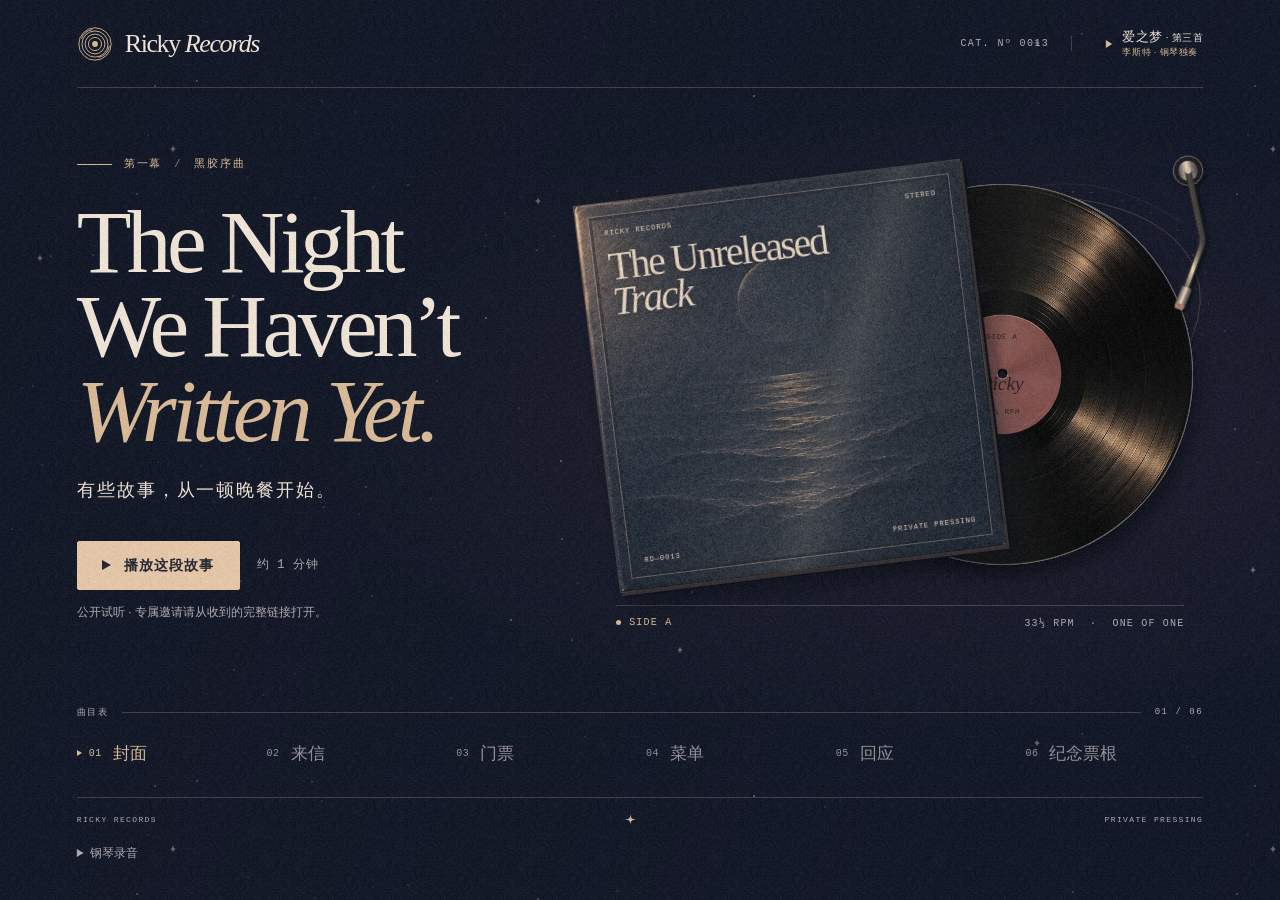
<file: index.html>
<!doctype html>
<html lang="zh-CN">
<head>
  <meta charset="utf-8">
  <meta name="viewport" content="width=device-width, initial-scale=1, viewport-fit=cover">
  <meta name="referrer" content="no-referrer">
  <meta property="og:title" content="The Unreleased Track · 一张双人晚餐邀请">
  <meta property="og:description" content="一张未发行的私人唱片。有些故事，从一顿晚餐开始。">
  <meta property="og:type" content="website">
  <meta property="og:image" content="https://wangzq6324.github.io/the-unreleased-track/assets/images/share.jpg">
  <meta property="og:image:width" content="1200"><meta property="og:image:height" content="630">
  <meta name="theme-color" content="#111626">
  <meta name="description" content="The Unreleased Track，一张私人唱片，一封晚餐邀请。">
  <title>The Unreleased Track · Ricky Records</title>
  <link rel="icon" href="assets/favicon.svg" type="image/svg+xml">
  <link rel="preload" as="image" href="assets/images/hero-mobile.webp" media="(max-width:620px)">
  <link rel="preload" as="image" href="assets/images/hero.webp" media="(min-width:621px)">
  <link rel="stylesheet" href="css/style.css?v=deal1">
  <script defer src="js/config.js?v=letters2"></script>
  <script defer src="js/invitation.js?v=visits50"></script>
  <script defer src="js/keepsake.js?v=director1"></script>
  <script defer src="js/piano.js?v=deal1"></script>
  <script defer src="js/app.js?v=deal1"></script>
</head>
<body data-act="0">
  <audio id="piano" src="assets/audio/liebestraum-3.m4a?v=goldstein2" preload="none" loop></audio>
  <svg class="symbols" aria-hidden="true" xmlns="http://www.w3.org/2000/svg"><defs>
    <symbol id="disc" viewBox="0 0 40 40"><g fill="none" stroke="currentColor"><circle cx="20" cy="20" r="18"/><circle cx="20" cy="20" r="14.5"/><circle cx="20" cy="20" r="11"/><circle cx="20" cy="20" r="7.3"/><path d="M5 14a16 16 0 0 1 12-10m7 31a16 16 0 0 0 12-13"/></g><circle cx="20" cy="20" r="3.2" fill="currentColor"/></symbol>
    <symbol id="star" viewBox="0 0 24 24"><path d="M12 0c.7 9.4 2.6 11.2 12 12-9.4.8-11.3 2.6-12 12C11.3 14.6 9.4 12.8 0 12c9.4-.8 11.3-2.6 12-12Z" fill="currentColor"/></symbol>
  </defs></svg>
  <div class="sky" aria-hidden="true"></div>
  <header class="site-header frame">
    <a class="brand" id="brandHome" href="#intro" aria-label="Ricky Records，返回封面"><svg aria-hidden="true"><use href="#disc"/></svg><span>Ricky <i>Records</i></span></a>
    <div class="utility"><span class="catalog mono">CAT. Nº 0013</span><button id="soundBtn" class="sound mono" type="button" aria-pressed="false" aria-label="播放李斯特《爱之梦》第三首" title="李斯特《爱之梦》第三首 · Martha Goldstein 演奏"><span class="meter" aria-hidden="true"><b></b><b></b><b></b><b></b><b></b></span><span id="soundLabel"><strong>爱之梦<span> · 第三首</span></strong><small id="soundCredit">李斯特 · 钢琴独奏</small></span></button></div>
  </header>
  <main id="app" class="frame">
    <section id="intro" class="scene active" aria-labelledby="introTitle">
      <div class="intro-layout">
        <div class="intro-copy">
          <p class="eyebrow"><span class="rule"></span>第一幕 <span class="slash">/</span> 黑胶序曲</p>
          <h1 id="introTitle" tabindex="-1">The Night<br>We Haven’t<br><em>Written Yet.</em></h1>
          <p class="hero-chinese">有些故事，从一顿晚餐开始。</p>
          <div class="play-row"><button id="playStory" disabled class="primary-btn" type="button"><span class="play-icon" aria-hidden="true"></span>播放这段故事</button><span class="duration mono">约 1 分钟</span></div>
          <p id="inviteStatus" class="invite-status" role="status">正在打开封套…</p>
          <button id="inviteRetry" hidden class="subtle" type="button">重新读取邀请</button>
          <button id="skipIntro" class="skip" hidden type="button">跳过开场</button>
        </div>
        <figure class="pressing">
          <div class="assembly">
            <svg class="orbit-score" viewBox="0 0 600 400" aria-hidden="true">
              <g fill="none" transform="rotate(-18 320 200)">
                <ellipse cx="320" cy="200" rx="276" ry="139" pathLength="1"/>
                <ellipse cx="320" cy="200" rx="284" ry="148" pathLength="1"/>
              </g>
              <path d="M25 285q150-43 281-175T570 68" fill="none" pathLength="1"/>
            </svg>
            <button class="record" id="record" type="button" aria-label="黑胶唱片，连续轻点十三次有一段隐藏留言">
              <span class="vinyl"><span class="rings"></span><span class="label"><b>SIDE A</b><i>Ricky</i><small>33⅓ RPM</small></span></span>
            </button>
            <div class="sleeve" aria-hidden="true">
              <span class="cover-foil"></span><div class="cover-frame"></div><div class="cover-top mono"><span>RICKY RECORDS</span><span>STEREO</span></div>
              <div class="cover-title">The Unreleased<br><i>Track</i></div>
              <div class="cover-bottom mono"><span>RD—0013</span><span>PRIVATE PRESSING</span></div>
            </div>
            <svg class="tonearm" viewBox="0 0 80 180" aria-hidden="true">
              <defs><linearGradient id="metal"><stop stop-color="#413e40"/><stop offset=".25" stop-color="#9e9285"/><stop offset=".48" stop-color="#ead6b9"/><stop offset=".72" stop-color="#81776d"/><stop offset="1" stop-color="#403d3b"/></linearGradient></defs>
              <circle cx="58" cy="18" r="15" fill="#191b22" stroke="#827360"/><circle cx="58" cy="18" r="10" fill="url(#metal)"/><path d="M58 18v68q0 6-4 12l-27 43" fill="none" stroke="#302c29" stroke-width="7"/><path d="M58 18v68q0 6-4 12l-27 43" fill="none" stroke="url(#metal)" stroke-width="4"/><g transform="rotate(34 27 141)"><rect x="22" y="132" width="11" height="22" rx="2" fill="url(#metal)"/><rect x="23" y="150" width="9" height="6" rx="1" fill="#a47b68"/></g><circle cx="58" cy="18" r="3" fill="#d4c2a8"/>
            </svg>
          </div>
          <figcaption class="art-caption mono"><span><i class="pin"></i>SIDE A</span><span>33⅓ RPM <b>·</b> ONE OF ONE</span></figcaption>
          <p id="secret" class="secret" role="status"></p>
        </figure>
      </div>
    </section>
    <section id="lyrics" class="scene" hidden inert aria-labelledby="lyricsTitle">
      <div class="letter-layout"><div class="paper">
        <div class="printline mono"><span>RICKY RECORDS</span><span>第二幕 / 写给你的信</span></div>
        <p class="paper-salutation line"><strong id="recipientLine"></strong></p>
        <h2 id="lyricsTitle" class="line" tabindex="-1"></h2>
        <div class="lyrics-lines" id="letterBody"></div>
        <div class="paper-last"><p class="signature line">Yours,<br><em id="fromSignature"></em></p><svg class="stamp" aria-hidden="true"><use href="#disc"/></svg></div>
      </div><div class="scene-actions"><button data-back="0" class="subtle">返回封面</button><button id="skipLetter" class="subtle">跳过逐行显示</button><button data-next="2" class="primary-btn">打开晚餐门票</button></div></div>
    </section>
    <section id="ticket" class="scene" hidden inert aria-labelledby="ticketTitle">
      <div class="center-layout ticket-spread"><div class="dining-frame"><img loading="lazy" decoding="async" src="assets/images/restaurant.webp" width="960" height="600" alt="夜晚的窗边，有两张椅子和一盏暖灯"></div><p class="eyebrow">第三幕 / 晚餐门票</p><h2 class="headline" id="ticketTitle" tabindex="-1">One evening.<br><em>Two seats.</em></h2>
        <button class="ticket-wrap" id="flipTicket" aria-pressed="false" aria-label="翻看门票背面">
          <span class="ticket-flipper"><span class="ticket-face ticket-front">
            <span class="ticket-picture" aria-hidden="true"><i>双人<br>入场</i></span>
            <span class="ticket-body"><span class="ticket-kicker mono">双人晚餐邀请</span><span class="ticket-info">
              <span><small>日期</small><strong id="dateText"></strong></span><span><small>时间</small><strong id="timeText"></strong></span>
              <span><small>餐厅</small><strong id="placeText"></strong></span><span><small>邀请人</small><strong id="ticketFrom"></strong></span></span>
            </span><span class="ticket-stub mono"><span>NO. 0013</span><i class="barcode"></i></span>
          </span><span class="ticket-face ticket-reverse" aria-hidden="true"><svg><use href="#star"/></svg><i>The best part isn't the place.<br>It's the company.</i><span>不是餐厅有多特别，而是我想和你一起去。</span><small class="mono">门票背面 · 0013</small></span></span>
        </button>
        <p class="flip-hint" id="flipHint">轻点门票，翻看背面</p>
        <fieldset id="dateOptions" hidden><legend>你更喜欢哪个晚上？</legend><div id="candidateList"></div></fieldset>
        <div class="scene-actions"><button data-back="1" class="subtle">返回信纸</button><button data-next="4" class="subtle">跳过选餐</button><button data-next="3" class="primary-btn">一起选晚餐</button></div>
      </div>
    </section>
    <section id="menu" class="scene" hidden inert aria-labelledby="menuTitle">
      <div class="supper">
        <div class="menu-slip">
          <div class="menu-edition mono"><span>第四幕 / 点餐</span><span id="menuWhen"></span></div>
          <header class="menu-heading"><p class="menu-english">What are we having tonight?</p><h2 id="menuTitle" tabindex="-1">今晚想吃点什么？</h2><p>先选个喜欢的，剩下的交给我。</p></header>
          <fieldset class="dish-field" aria-labelledby="menuTitle">
            <div id="featuredDishes" class="menu-photos"></div>
            <details id="moreDishes"><summary>更多选择</summary><div class="dish-list" id="dishList"></div>
              <label id="dishWriteIn" hidden>想吃什么？<input id="customDish" maxlength="36" type="text" placeholder="写下菜名或口味"></label>
            </details>
          </fieldset><p id="dishFeedback" class="dish-feedback" role="status"></p>
          <div class="menu-sign"><span>等你点菜，</span> <i id="menuFrom"></i></div>
        </div>
        <div class="scene-actions"><button class="subtle" data-back="2">返回门票</button><button class="primary-btn" data-next="4">继续回应</button></div>
      </div>
    </section>
    <section id="choice" class="scene" hidden inert aria-labelledby="choiceTitle">
      <div class="center-layout"><p class="eyebrow">第五幕 / 你的回应</p><div class="choice-mark" aria-hidden="true">
        <span class="flip-record" aria-hidden="true"><b>SIDE A</b><i>SIDE B</i></span><svg class="constellation" viewBox="0 0 360 105" fill="none">
          <path pathLength="1" d="M7 76 39 58 84 70 112 38 151 43 180 52 205 32 242 46 275 18 315 31 348 9"/>
          <g fill="currentColor"><circle cx="7" cy="76" r="1.7"/><circle cx="39" cy="58" r="2.4"/><circle cx="84" cy="70" r="1.7"/><circle cx="112" cy="38" r="2.2"/><circle cx="151" cy="43" r="1.7"/><circle cx="205" cy="32" r="2"/><circle cx="242" cy="46" r="1.7"/><circle cx="275" cy="18" r="2.6"/><circle cx="315" cy="31" r="1.7"/><circle cx="348" cy="9" r="2.2"/></g>
        </svg><svg><use href="#star"/></svg><i>✦</i><i>✧</i><i>✦</i><i>✧</i></div><h2 class="headline" id="choiceTitle" tabindex="-1">Shall we make<br><em>this one happen?</em></h2>
        <p class="subtitle">要不要，让这个故事真的发生？</p><div class="choices"><button data-answer="yes" class="primary-btn">好呀，我赴约</button><button data-answer="later" class="secondary-btn">我们换个时间</button><button data-answer="no" class="subtle">这次先不了</button></div><button class="subtle" data-back="3">返回菜单</button>
      </div>
    </section>
    <section id="ending" class="scene" hidden inert aria-labelledby="endingTitle">
      <div class="center-layout"><p id="endingAct" class="eyebrow">第六幕 / 纪念票根</p><h2 id="endingTitle" class="headline" tabindex="-1"></h2><p id="endingMessage" class="subtitle"></p>
        <figure class="ending-card" id="keepsakeCard"><img id="ticketImage" alt="专属晚餐纪念票根"></figure>
        <p class="save-tip" id="saveTip">手机可长按上方票根保存图片</p>
        <label id="alternateWrap" hidden>你方便的另一个晚上<input id="alternateDate" type="date"></label>
        <div class="ending-actions"><button id="submitReply" class="primary-btn" hidden>提交给 Ricky</button><button id="copyReplyBtn" class="secondary-btn"></button><a id="saveTicketBtn" class="secondary-btn" download="Ricky-0013.png">下载高清 PNG</a></div>
        <p id="sendStatus" class="copy-status" role="status"></p><p id="copyStatus" class="copy-status" role="status"></p><p id="replyNote" class="fine"></p>
        <div id="closingQuote" class="closing-quote"><i>We don't know the ending yet.<br>But I'd love to see how this chapter begins.</i></div>
        <div class="scene-actions"><button data-back="4" class="subtle">返回选择</button><button data-back="0" class="subtle">重看邀请函</button></div>
      </div>
    </section>
  </main>
  <footer class="frame"><div class="footer-rule mono"><span>曲目表</span><span id="actCount">01 / 06</span></div>
    <nav class="tracks" aria-label="已读曲目导航"></nav>
    <div class="colophon mono"><span>RICKY RECORDS</span><svg aria-hidden="true"><use href="#star"/></svg><span>PRIVATE PRESSING</span></div>
    <details class="record-credit"><summary>钢琴录音</summary>
      <p>李斯特《爱之梦》第三首 · Martha Goldstein 演奏<br>Al Goldstein Collection / Pandora Music · 原速，略去开头空白，AAC 转码<br><a href="https://commons.wikimedia.org/wiki/File:Franz_Liszt_-_Liebestraum,_Ab_Major.ogg" rel="noreferrer" target="_blank">录音来源</a> · <a href="https://creativecommons.org/licenses/by-sa/2.0/" rel="noreferrer" target="_blank">CC BY-SA 2.0</a></p>
    </details>
  </footer>
  <div id="toast" class="toast" role="status"></div>
  <noscript>请启用 JavaScript，打开这张唱片。</noscript>
</body>
</html>
</file>
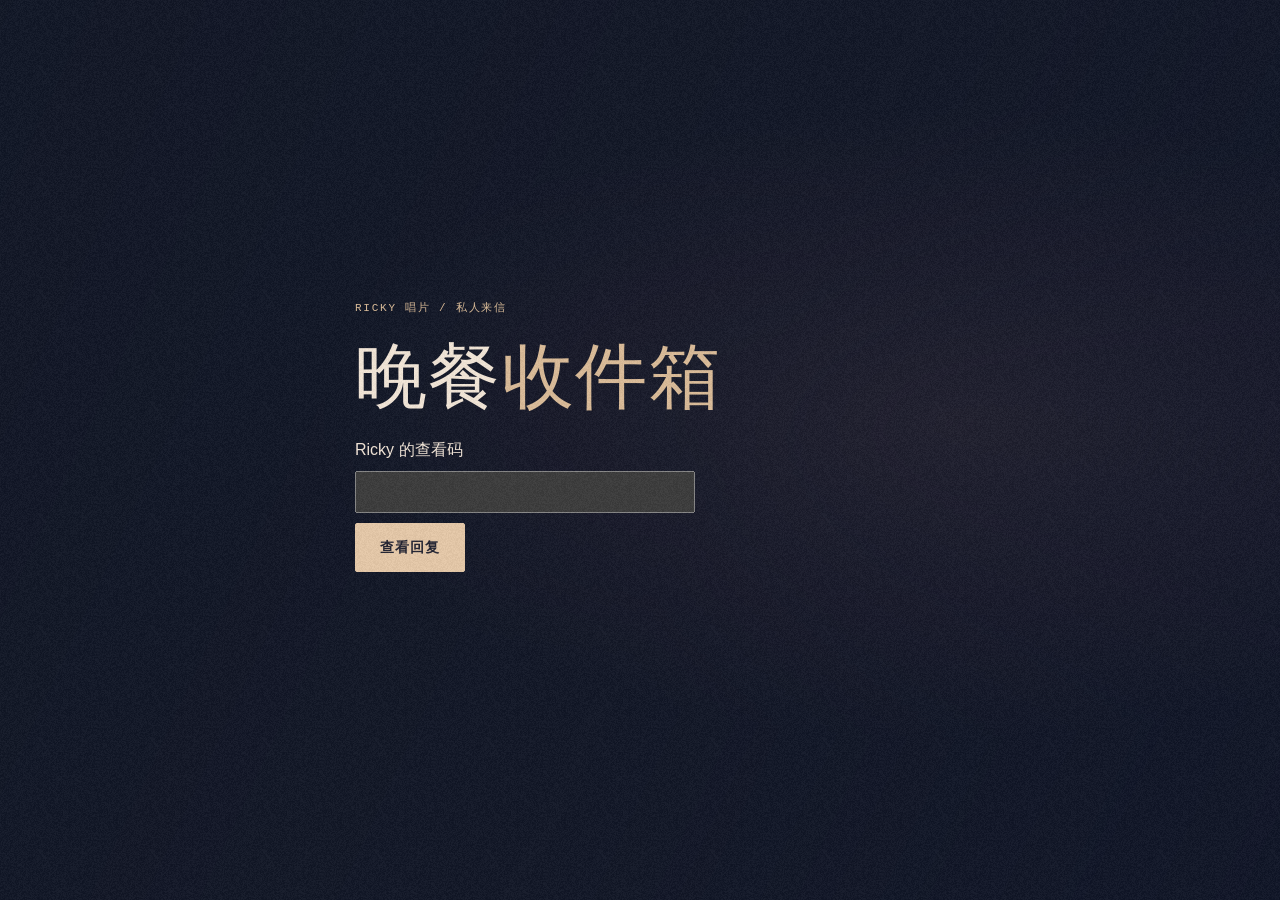
<file: inbox.html>
<!doctype html>
<html lang="zh-CN"><head><meta charset="utf-8"><meta name="viewport" content="width=device-width, initial-scale=1, viewport-fit=cover"><meta name="referrer" content="no-referrer"><meta name="robots" content="noindex,nofollow"><title>Ricky · 晚餐收件页</title><link rel="icon" href="assets/favicon.svg"><link rel="stylesheet" href="css/style.css?v=visits1"><script defer src="js/config.js?v=director1"></script><script defer src="js/inbox.js?v=visits1"></script></head>
<body><main class="frame"><section class="mailbox"><p class="eyebrow">RICKY 唱片 / 私人来信</p><h1>晚餐<em>收件箱</em></h1>
<form id="login"><label for="mailKey">Ricky 的查看码</label><input id="mailKey" type="password" autocomplete="current-password" required><button class="primary-btn">查看回复</button></form>
<p id="mailStatus" role="status"></p><button id="reloadMail" class="secondary-btn" hidden>刷新收件页</button><ol id="mailDetails" aria-label="按提交时间倒序排列的回复" hidden></ol>
<section id="visitHistory" hidden aria-labelledby="visitTitle">
<h2 id="visitTitle">最近打开</h2><p class="visit-note">北京时间 · 来源 IP 网段 · 最多保留 50 次</p>
<p id="visitEmpty">还没有记录到打开。</p><ol id="visitList" aria-label="按时间倒序排列的打开记录"></ol>
</section></section></main></body></html>
</file>
<file: css/style.css>
:root {
  --night:#111626; --cream:#f3e6d8; --gold:#d0a985; --rose:#d9adab;
  --ink:#272633; --text:var(--cream); --accent:#dbbc98; --quiet:#b1acb2;
  --rule:rgba(211,188,160,.25); --ease:cubic-bezier(.22,.74,.23,1);
  --serif:Baskerville,"Iowan Old Style","Times New Roman",Georgia,serif;
  --mono:"SFMono-Regular",Consolas,"Liberation Mono",monospace;
  font-family:-apple-system,BlinkMacSystemFont,"PingFang SC","Microsoft Yahei",sans-serif;
  color-scheme:dark;
}
* {box-sizing:border-box}
[hidden] {display:none!important}
body {margin:0; min-height:100vh; min-height:100svh; display:flex; flex-direction:column; color:var(--text); background:var(--night); transition:background-color .85s,color .5s; -webkit-text-size-adjust:100%}
body:before {content:""; position:fixed; inset:0; pointer-events:none; z-index:-1; background:radial-gradient(ellipse at 74% 47%,#55404738,transparent 47%),linear-gradient(115deg,#0a112022,transparent 55%,#0a102840)}
body:after,.sleeve:after,.paper:after {content:""; position:absolute; inset:0; pointer-events:none; background-image:url('../assets/grain.png'); opacity:.09}
body:after {position:fixed; z-index:3; opacity:.042}
.sky {position:fixed; inset:0; z-index:-1; pointer-events:none; background:url('../assets/sky.svg') center / 1100px auto repeat; opacity:.68; transition:opacity .7s}
.symbols {position:absolute;width:0;height:0;overflow:hidden}
h1,h2,p,figure {margin:0}
h1,h2,.brand,.headline,.cover-title,.ticket-heading {font-family:var(--serif);font-weight:400}
button,a,input {font:inherit; -webkit-tap-highlight-color:transparent}
button,a {touch-action:manipulation}
button {cursor:pointer; color:inherit; background:none; border:0}
a {color:inherit;text-decoration:none}
a:focus-visible,button:focus-visible,input:focus-visible {outline:2px solid currentColor; outline-offset:4px}
h1:focus,h2:focus {outline:none}
.frame {width:min(88%,1440px);margin-inline:auto}
.mono,.eyebrow,.ticket-info small {font-family:var(--mono);font-weight:400;font-variant-numeric:tabular-nums}
.site-header {height:88px;flex:none;display:flex;align-items:center;justify-content:space-between;border-bottom:1px solid var(--rule);padding-top:env(safe-area-inset-top)}
.brand {display:inline-flex;align-items:center;gap:12px;font-size:26px;letter-spacing:-.055em;min-height:46px}
.brand svg {width:36px;height:36px;color:var(--accent)}
.brand i {font-weight:400}
.utility {display:flex;align-items:center;gap:22px}
.catalog,.sound {font-size:10px;letter-spacing:.14em}
.catalog {color:var(--quiet)}
.sound {display:flex;align-items:center;gap:10px;min-height:44px;padding:0 0 0 22px;position:relative}
.sound:before {content:"";position:absolute;left:0;height:15px;border-left:1px solid var(--rule)}
.meter {display:inline-flex;align-items:center;gap:2px;height:16px;color:var(--accent)}
.meter b {width:2px;height:6px;background:currentColor}
.meter b:nth-child(2){height:11px}.meter b:nth-child(3){height:15px}.meter b:nth-child(4){height:9px}
#soundBtn {gap:6px;min-width:132px;min-height:44px;justify-content:flex-end}
.sound .meter {width:18px;justify-content:center;transform:scale(.78);transform-origin:right center}
.sound[aria-pressed="false"] .meter b {display:none}
.sound[aria-pressed="false"] .meter:after {content:"";border-style:solid;border-width:5px 0 5px 8px;border-color:transparent transparent transparent currentColor}
#soundLabel {display:grid;gap:2px;text-align:left}
#soundLabel strong {font:500 13px/1.15 "Songti SC","STSong",serif;color:var(--text);letter-spacing:.035em}
#soundLabel strong span {font-size:.78em}
#soundLabel small {font:9px/1.2 "Songti SC","STSong",serif;letter-spacing:.065em;color:var(--accent)}
.sound[aria-pressed="true"] b {animation:meter .8s ease-in-out infinite alternate}
.sound[aria-pressed="true"] b:nth-child(even){animation-delay:-.4s}
@keyframes meter {from{transform:scaleY(.4)}to{transform:scaleY(1)}}
main {flex:1;display:flex;align-items:center}
.scene {width:100%;padding:clamp(40px,6vh,86px) 0;min-width:0}
.scene.active:not(#intro),body.has-entered #intro.active {animation:enter .65s var(--ease) both}
@keyframes enter {from{opacity:0;transform:translateY(9px)}to{opacity:1;transform:none}}
.intro-layout {display:grid;grid-template-columns:.88fr 1.12fr;gap:1%;align-items:center}
.intro-copy {position:relative;z-index:2;padding:4px 0 10px}
.eyebrow {display:flex;align-items:center;gap:12px;font-size:11px;line-height:1.5;letter-spacing:.16em;color:var(--accent)}
.rule {width:35px;height:1px;background:currentColor}
.slash {opacity:.58}
h1 {font-size:clamp(71px,7vw,112px);line-height:.94;letter-spacing:-.052em;margin:28px 0 22px}
h1 em,.headline em {color:var(--accent);font-weight:400}
.hero-chinese,.subtitle {font-family:"Songti SC","Noto Serif CJK SC","STSong",serif;letter-spacing:.11em;font-size:clamp(16px,1.38vw,22px);line-height:1.8}
.play-row {margin-top:34px;display:flex;align-items:center;gap:17px}
.primary-btn,.secondary-btn {display:inline-flex;align-items:center;justify-content:center;min-height:48px;border-radius:2px;padding:13px 24px;font-size:14px;letter-spacing:.08em;line-height:1.5;transition:transform .22s,background .22s}
.primary-btn {background:#e6c9a9;color:#222331;border:1px solid #e6c9a9;font-weight:600}
.secondary-btn {border:1px solid var(--rule);color:var(--text)}
.play-icon {width:0;height:0;border-left:9px solid currentColor;border-top:5px solid transparent;border-bottom:5px solid transparent;margin-right:13px}
.duration,.fine,.save-tip,.flip-hint {font-size:12px;color:var(--quiet);line-height:1.7}
.duration {letter-spacing:.06em}
.skip {position:absolute;bottom:-34px;font-size:13px;min-height:44px;text-decoration:underline}
.pressing {width:100%;max-width:760px;justify-self:end;position:relative;min-width:0}
.assembly {width:100%;aspect-ratio:1.48;position:relative;isolation:isolate}
.assembly:before {content:"";position:absolute;inset:20% 6% -5% 4%;background:radial-gradient(ellipse,#02040acc,transparent 68%);transform:rotate(-8deg);filter:blur(10px)}
.sleeve {position:absolute;top:6%;left:2.6%;width:62.5%;aspect-ratio:1;transform:rotate(-7deg);background:#22202b url('../assets/sleeve.svg') center/cover;border:1px solid #b79a855c;box-shadow:2px 3px 0 #332d31,4px 4px 1px #0b0d16,8px 14px 21px #05071080;pointer-events:none;color:#eedbc4}
.cover-frame {position:absolute;inset:3.2%;border:1px solid #cfac8c70;box-shadow:inset 0 0 0 3px #1d1c2680}
.cover-top,.cover-bottom {position:absolute;left:7%;right:7%;display:flex;justify-content:space-between;letter-spacing:.13em;font-size:clamp(6px,.56vw,9px);line-height:1}
.cover-top {top:7%}.cover-bottom {bottom:6.4%}
.cover-title {position:absolute;top:12%;left:7%;font-size:clamp(27px,3.1vw,51px);line-height:.89;letter-spacing:-.055em;text-shadow:0 1px 10px #141322b0}
.cover-title i {font-weight:400}
.record {position:absolute;top:6.8%;right:1.7%;width:61%;aspect-ratio:1;padding:0;border-radius:50%;box-shadow:4px 12px 16px #04060c90,inset 0 0 0 1px #b1a496;transition:transform 1.25s var(--ease);background:#13151c}
.vinyl,.rings {position:absolute;inset:0;border-radius:50%;display:grid;place-items:center}
.vinyl {overflow:hidden;border:1px solid #aca6a088;background:repeating-radial-gradient(circle,#10121b 0px,#2e303a .85px,#151720 1.8px,#1a1d27 2.9px);animation:spin 4s linear infinite paused}
.vinyl:before {content:"";position:absolute;inset:0;border-radius:50%;background:conic-gradient(from -25deg,#0d101744 0deg,#bdb6aa69 35deg,#87899132 50deg,transparent 64deg,#01020a88 90deg,#8d879530 125deg,#29273320 151deg,#0002 174deg,#a49eab66 205deg,#c7af9460 214deg,transparent 235deg,#02030a88 260deg,#66677737 300deg,transparent 330deg)}
.rings {inset:4.5%;border:2px solid #15151b80;box-shadow:inset 0 0 0 1px #d8c6ae24}
.rings:before,.rings:after {content:"";position:absolute;inset:8%;border:2px solid #070a1080;border-radius:50%;box-shadow:0 0 0 1px #ccbca231}
.rings:after {inset:18%}
.label {position:relative;width:34%;aspect-ratio:1;display:flex;align-items:center;justify-content:space-evenly;flex-direction:column;border-radius:50%;background:repeating-radial-gradient(circle,transparent 0 5px,#33272b0d 6px),#b8948a;color:#322832;box-shadow:0 0 0 7px #17171e,0 0 0 8px #7e7777}
.label:after {content:"";position:absolute;width:5%;aspect-ratio:1;border-radius:50%;background:#171821;top:48%}
.label b,.label small {font:7px var(--mono);letter-spacing:.14em}.label i {font:italic clamp(12px,1.5vw,24px) var(--serif);transform:translateY(45%)}
.tonearm {position:absolute;right:-1%;top:-.6%;width:12.6%;height:auto;transform:rotate(-12deg);transform-origin:72.5% 10%;filter:drop-shadow(2px 3px 2px #05060ba8);transition:transform .8s var(--ease);pointer-events:none}
@keyframes spin {to{transform:rotate(360deg)}}
.starting .vinyl {animation-play-state:running}.starting .record {transform:translateX(2%)}
.starting .tonearm {transform:rotate(17deg)}
.starting .intro-copy h1,.starting .hero-chinese {opacity:0;transform:translateY(-8px);transition:.85s .25s}
.starting .assembly {filter:drop-shadow(0 0 22px #ae815d23);transition:filter .8s}
.art-caption {margin:4.4% 3% 0 6%;border-top:1px solid var(--rule);display:flex;align-items:center;justify-content:space-between;padding-top:11px;color:var(--quiet);font-size:10px;letter-spacing:.12em}
.art-caption b {font-weight:400;padding:0 8px}.art-caption span:first-child {color:var(--accent)}.pin {display:inline-block;background:currentColor;width:5px;height:5px;border-radius:50%;vertical-align:middle;margin-right:8px}
.secret {position:absolute;left:0;right:0;top:100%;text-align:center;font:italic 15px/1.8 var(--serif);color:var(--accent);padding-top:6px}
.secret:not(:empty):before {content:"✧";margin-right:8px;animation:glint 1.4s ease both}
@keyframes glint {0%{opacity:0}45%{text-shadow:0 0 14px #ffe4aa}100%{opacity:1}}
footer.frame {padding-top:10px;padding-bottom:max(18px,env(safe-area-inset-bottom))}
.footer-rule,.colophon {display:flex;align-items:center;justify-content:space-between;color:var(--quiet);font-size:9px;letter-spacing:.17em}
.footer-rule {gap:14px}.footer-rule:after {content:"";height:1px;background:var(--rule);flex:1;order:1}.footer-rule span:last-child {order:2}
.tracks {display:grid;grid-template-columns:repeat(6,minmax(0,1fr));gap:12px;margin:12px 0 20px}
.tracks button {display:flex;align-items:center;gap:11px;text-align:left;min-height:46px;padding:6px 0;font:17px var(--serif);color:var(--quiet)}
.tracks button:disabled {cursor:default;color:var(--quiet);opacity:.82}
.tracks button span {font:10px var(--mono);letter-spacing:.05em}
.tracks button[aria-current="step"] {color:var(--accent)}.tracks button[aria-current="step"] span:before {content:"";display:inline-block;border-left:5px solid currentColor;border-block:3px solid transparent;margin-right:7px}
.colophon {padding-top:16px;border-top:1px solid var(--rule);font-size:8px}.colophon svg {width:11px;height:11px;color:var(--accent)}
body[data-act="1"],body[data-act="2"],body[data-act="5"][data-answer="yes"] {--text:#322b30;--accent:#855b4d;--quiet:#6d5d5f;--rule:#64514742;background-color:#ddd0be;color-scheme:light}
body[data-act="1"] .sky,body[data-act="2"] .sky {opacity:.08}
body[data-act="2"] {background-color:#e3d4c7}
body[data-act="4"],body[data-act="5"] {background-color:#251e2a}
body[data-act="5"][data-answer="yes"] {background-color:#e1c3b6}
body[data-act="5"][data-answer="yes"]:before {background:radial-gradient(ellipse at 21% 22%,#f6dfb9,transparent 72%)}
body[data-act="1"] .primary-btn,body[data-act="2"] .primary-btn,body[data-act="5"][data-answer="yes"] .primary-btn {background:#392f36;color:#f6eadc;border-color:#392f36}
.letter-layout {width:min(100%,600px);margin:auto}
.paper {position:relative;isolation:isolate;background:linear-gradient(120deg,#f8efe0,#ecdec9 79%,#f3e7d5);padding:30px clamp(28px,5vw,62px);color:#403339;border:1px solid #b49e853d;box-shadow:2px 4px 0 -1px #f5e9d6,3px 5px 0 -1px #bca990,0 14px 36px #4a38331a}
.paper:after {opacity:.09;z-index:-1}
.printline {display:flex;justify-content:space-between;gap:12px;font-size:9px;letter-spacing:.12em;color:#806d61;border-bottom:1px solid #ad998366;padding-bottom:14px}
.paper-salutation,.signature {font:italic 26px/1.1 var(--serif);color:#815c56}
.paper-salutation {margin:24px 0 12px}
.paper h2 {font:500 clamp(21px,2vw,30px)/1.6 "Songti SC",serif;margin-bottom:13px}
.lyrics-lines {font-family:"Songti SC","STSong",serif;font-size:16px;line-height:1.8;letter-spacing:.04em;overflow-wrap:anywhere}
.lyrics-lines p + p {margin-top:.72em}
.lyrics-lines .stanza {margin-top:1em}
.letter-date,.letter-question {font-weight:700}
.letter-date:not([hidden]) + .letter-question {margin-top:.3em}
.paper-last {margin-top:20px;display:flex;align-items:end;justify-content:space-between}
.signature {font-size:20px;overflow-wrap:anywhere}.signature em {font-size:29px}.stamp {width:44px;height:44px;color:#ad8d78;flex:none}
#lyrics.active .line {animation:line-in .62s both;animation-delay:var(--delay,0s)}
#lyrics.revealed .line {animation:none}
@keyframes line-in {from{opacity:0;transform:translateY(4px)}to{opacity:1;transform:none}}
.scene-actions,.ending-actions,.choices {display:flex;justify-content:center;align-items:center;flex-wrap:wrap;gap:14px;margin-top:24px}
.subtle,.skip {font-size:13px;color:var(--quiet);min-height:44px;padding:8px 10px;text-underline-offset:4px;text-decoration:underline;text-decoration-color:var(--rule)}
.center-layout {width:min(100%,860px);margin:auto;text-align:center}
.center-layout .eyebrow {justify-content:center;margin-bottom:15px}
.headline {font-size:clamp(52px,5.6vw,88px);letter-spacing:-.052em;line-height:1}
.center-layout .subtitle {margin:17px 0 22px}
.ticket-wrap {display:block;perspective:1400px;position:relative;padding:0;width:min(100%,690px);margin:35px auto 0;text-align:left;color:#392d32}
.ticket-flipper {display:grid;transform-style:preserve-3d;transition:transform .7s var(--ease)}
.ticket-wrap[aria-pressed="true"] .ticket-flipper {transform:rotateY(180deg)}
.ticket-face {grid-area:1/1;backface-visibility:hidden;-webkit-backface-visibility:hidden;border:1px solid #b7a38e;background:#f1e3cb;box-shadow:0 12px 22px #56423420}
.ticket-front {display:grid;grid-template-columns:27% 1fr 15%;min-height:228px}
.ticket-picture {background:#28232a url('../assets/sleeve.svg') center/cover;display:flex;align-items:start;padding:16px;line-height:.89;color:#f3e6d8}
.ticket-picture i {font:italic 30px/.88 var(--serif)}
.ticket-body {padding:21px;display:flex;flex-direction:column;justify-content:center;gap:17px}
.ticket-kicker {font-size:10px;letter-spacing:.16em;color:#7a6056}
.ticket-info {display:grid;grid-template-columns:1fr 1fr;gap:17px 16px;overflow-wrap:anywhere}
.ticket-info small {display:block;font-size:9px;color:#705b54;letter-spacing:.05em;margin-bottom:4px}
.ticket-info strong {font-weight:500;font-size:15px;line-height:1.6}
.ticket-stub {border-left:1px dashed #aa9282;display:flex;align-items:center;justify-content:center;flex-direction:column;gap:12px;font-size:10px;letter-spacing:.06em}
.barcode {width:55%;height:50px;background:repeating-linear-gradient(90deg,#453941 0 1px,transparent 1px 3px,#453941 3px 5px,transparent 5px 7px,#453941 7px 8px,transparent 8px 11px)}
.ticket-reverse {transform:rotateY(180deg);display:flex;flex-direction:column;align-items:center;justify-content:center;gap:12px;text-align:center;padding:18px;background:#352c34;color:#efdfc7}
.ticket-reverse svg {width:20px;height:20px;color:#c49e7c}
.ticket-reverse i {font:italic clamp(22px,3vw,36px)/1.1 var(--serif)}.ticket-reverse span {font-size:14px}.ticket-reverse small {font-size:9px;letter-spacing:.16em}
.flip-hint {margin-top:15px}
fieldset {border:0;margin:22px auto 0;padding:0}legend,#alternateWrap {font-size:14px}#candidateList {display:flex;gap:8px;justify-content:center;flex-wrap:wrap;margin-top:8px}
#candidateList button {padding:8px 15px;min-height:44px;border:1px solid var(--rule);border-radius:2px}#candidateList button[aria-pressed="true"] {background:#42353a;color:#ffead3}
.choice-mark {position:relative;display:grid;place-items:center;margin:20px auto 22px;width:85px;height:50px;color:#c4a080}.choice-mark:before,.choice-mark:after {content:"";position:absolute;inset:12px 0;border:1px solid #c4a08066;border-radius:50%;transform:rotate(-17deg)}.choice-mark:after {transform:rotate(17deg)}.choice-mark svg {width:26px;height:26px}
.choices {margin-bottom:14px}.choices>button {min-width:130px}
.accepting .choice-mark svg {animation:glint .7s both;filter:drop-shadow(0 0 10px #d9adab)}
body:has(.accepting){background-color:#49323c}
.ending-card {max-width:580px;margin:22px auto 8px;box-shadow:0 8px 22px #3f302629}
.ending-card img {width:100%;height:auto;display:block}
.ending-actions {margin-top:18px}
.copy-status:not(:empty) {margin:12px auto 0;max-width:38em;font-size:14px;line-height:1.7;user-select:all}
.fine {margin-top:12px}
.closing-quote {margin-top:25px;font:20px/1.25 var(--serif)}
#alternateWrap {display:grid;gap:9px;justify-items:center;margin:24px auto}
input[type="date"] {border:1px solid var(--rule);background:transparent;color:inherit;border-radius:2px;padding:10px;min-height:44px;max-width:100%}
.toast {position:fixed;z-index:5;bottom:max(20px,env(safe-area-inset-bottom));left:50%;transform:translate(-50%,10px);opacity:0;pointer-events:none;background:#292631;color:#f4e6d6;border:1px solid #a5887080;padding:12px 16px;font-size:14px;transition:.2s;width:max-content;max-width:90vw;text-align:center}
.toast.show {transform:translate(-50%,0);opacity:1}
@media(hover:hover){.primary-btn:hover,.secondary-btn:hover {transform:translateY(-2px)}.subtle:hover,.skip:hover,.tracks button:enabled:hover,.sound:hover {color:var(--accent)}}
@media(min-width:801px){#intro {padding-block:clamp(48px,7vh,110px)}}
@media(max-width:800px){
  .frame {width:89%}.site-header {height:69px}.brand {font-size:24px}.brand svg {width:30px;height:30px}
  .intro-layout {grid-template-columns:.92fr 1.08fr}.intro-copy h1 {font-size:clamp(53px,8vw,68px)}
  .art-caption {font-size:8px}.duration {font-size:10px}.play-row {gap:9px}
  .tracks {gap:5px}.tracks button {font-size:15px;gap:7px}
}
@media(max-width:620px){
  .frame {width:calc(100% - 42px - env(safe-area-inset-left) - env(safe-area-inset-right))}
  .site-header {height:calc(61px + env(safe-area-inset-top))}.brand{gap:8px;font-size:22px}.brand svg{width:28px;height:28px}
  .catalog {display:none}.sound {padding:0;font-size:9px}.sound:before{display:none}
  #intro {padding:20px 0 23px}
  .intro-layout {grid-template-columns:1fr;gap:17px}
  .pressing {grid-area:1/1;width:min(96%,400px);justify-self:center}
  .assembly {aspect-ratio:1.56}.sleeve{width:59%;left:4%}.record{width:58%;right:4%}.tonearm{right:1%}
  .cover-title {font-size:clamp(22px,6.1vw,32px)}.cover-top,.cover-bottom{font-size:5.5px}.art-caption {margin:4% 5% 0;padding-top:7px;font-size:8px}
  .intro-copy {padding:2px 0 0}.eyebrow {font-size:10px;gap:8px}.rule{width:22px}
  .intro-copy h1 {font-size:clamp(55px,13.5vw,78px);line-height:.89;letter-spacing:-.052em;margin:15px 0}
    .hero-chinese {font-size:16px}.play-row {margin-top:17px;gap:14px}
  .primary-btn,.secondary-btn {padding:11px 20px;min-height:46px}.skip {bottom:0;left:auto;right:0}
  .secret:not(:empty) {top:auto;bottom:13%;left:4%;right:4%;background:#1c1b26f2;padding:8px 6px;font-size:13px}
  .footer-rule {font-size:8px}.tracks {margin:7px 0 10px;gap:3px}.tracks button {font-size:13px;display:flex;flex-direction:column;align-items:flex-start;justify-content:center;gap:4px}.tracks button span{font-size:9px}
  .colophon {font-size:7px;padding-top:11px}footer.frame{padding-top:5px}
  .scene {padding:32px 0}.paper {padding:22px}.printline {font-size:8px}.paper h2 {font-size:23px}
  .scene-actions {gap:5px}.scene-actions .subtle {font-size:12px}.scene-actions .primary-btn{margin-left:auto}
  .center-layout .scene-actions .primary-btn {margin-left:0}.headline {font-size:clamp(47px,12vw,67px)}
  .ticket-front{grid-template-columns:1fr 61px;min-height:255px}.ticket-picture{grid-column:1/-1;min-height:77px;background-position:50% 64%;align-items:center;padding:8px 18px}
  .ticket-picture i{font-size:24px}.ticket-body {padding:15px;gap:12px}.ticket-stub{font-size:9px}.ticket-info{gap:10px}.ticket-info strong{font-size:14px}
  .ticket-wrap {margin-top:24px}.choices{flex-direction:column;gap:10px}.choices>button{width:min(100%,280px)}.ending-actions{gap:8px}
}
@media(max-width:360px){.frame{width:calc(100% - 32px)}.tracks button{font-size:12px}}
@media(prefers-reduced-motion:reduce){*,*:before,*:after{animation:none!important;transition:none!important;scroll-behavior:auto!important}.starting .intro-copy h1,.starting .hero-chinese{opacity:1;transform:none}}

@media(min-width:621px){.secret{top:calc(100% + 1px)}}
@keyframes first-turn {from{transform:rotate(0)}to{transform:rotate(48deg)}}
.starting .vinyl {animation:first-turn 1.1s .28s cubic-bezier(.42,0,.82,.65) both}
.accepting .choice-mark:before,.accepting .choice-mark:after {box-shadow:26px -20px 3px -11px #e4c2aa,-28px 21px 2px -11px #e4c2aa;transition:box-shadow .45s}
@media(prefers-reduced-motion:reduce){.starting .vinyl{animation:none}}

.paper-salutation {overflow-wrap:anywhere}
.choice-mark i {position:absolute;opacity:0;left:-14%;top:8%;font:12px var(--serif);pointer-events:none}
.choice-mark i:nth-of-type(2){left:89%;top:72%;font-size:9px}
.choice-mark i:nth-of-type(3){left:78%;top:-13%;font-size:10px}
.choice-mark i:nth-of-type(4){left:8%;top:70%;font-size:8px}
.accepting .choice-mark i {animation:starlight .65s var(--ease) both}
.accepting .choice-mark i:nth-child(even){animation-delay:70ms}
@keyframes starlight {0%{opacity:0;transform:scale(.5)}45%{opacity:.9}100%{opacity:0;transform:translateY(-7px) scale(1.1)}}

/* Private pressing — light follows the jacket while the vinyl turns independently. */
.orbit-score {position:absolute;inset:-5% -2%;width:104%;height:110%;pointer-events:none;color:#c5a786;stroke:currentColor;stroke-width:.8;opacity:.55}
.orbit-score ellipse:nth-child(2){stroke-dasharray:.002 .019;opacity:.7}
.orbit-score path {opacity:.45}
.cover-foil {position:absolute;inset:0;pointer-events:none;background:linear-gradient(112deg,transparent 33%,#f1d5a61c 45%,#ffe5be36 48%,#e4be9714 52%,transparent 63%);background-size:240% 100%;background-position:var(--foil-x,35%) center;mix-blend-mode:screen}
.choice-mark .constellation {position:absolute;left:50%;top:50%;transform:translate(-50%,-50%);width:min(75vw,430px);height:auto;pointer-events:none}
.constellation path {stroke:currentColor;stroke-width:.8;stroke-dasharray:1;stroke-dashoffset:1}
.constellation g {opacity:0}
.record {touch-action:pan-y pinch-zoom;user-select:none;-webkit-user-select:none}
@media (prefers-reduced-motion:no-preference) {
  .sleeve {transform:perspective(850px) rotateX(var(--tilt-x,0deg)) rotateY(var(--tilt-y,0deg)) rotate(-7deg);transition:transform .24s ease-out}
  .vinyl {rotate:var(--scrub,0deg)}
  .intro-layout .orbit-score ellipse:first-child,.intro-layout .orbit-score path {stroke-dasharray:1;animation:trace-orbit 2.3s var(--ease) both}
  .intro-layout .orbit-score path {animation-delay:.23s}
  #intro.active:not(.starting) .record {animation:expose-disc 1.15s var(--ease) both}
  .starting .sleeve {animation:unsleeve 1.85s var(--ease) both}
  .starting .record {transform:translate(1%,-2%) scale(1.035)}
  .starting .vinyl {animation:spin-up 1.52s .3s cubic-bezier(.48,.02,.8,.66) both}
  .starting .assembly {animation:camera-in 1.85s var(--ease) both}
  .starting .tonearm {transition:transform .65s .22s var(--ease)}
  .starting .orbit-score {animation:orbit-fade 1.6s ease both}
  #lyrics.active:not(.revealed) .paper {transform-origin:50% 0;animation:unfold-note .85s var(--ease) both}
  #ticket.active .ticket-wrap {animation:ticket-arrival .72s var(--ease) both}
  .ticket-flipper {transition:transform .82s cubic-bezier(.22,.7,.21,1)}
  .ticket-face {overflow:hidden}
  .ticket-face::after {content:"";position:absolute;inset:0;pointer-events:none;background:linear-gradient(110deg,transparent 28%,#fff0cd55 48%,transparent 69%);transition:transform .82s var(--ease);transform:translateX(-110%)}
  .ticket-wrap[aria-pressed="true"] .ticket-face::after {transform:translateX(110%)}
  .accepting .constellation path {animation:trace-orbit .82s var(--ease) both}
  .accepting .constellation g {animation:light-stars .95s both}
  .accepting .choice-mark .constellation {animation:none}
  #ending.active .ending-card {overflow:hidden;position:relative;animation:print-ticket .95s .08s var(--ease) both;transform-origin:50% 0}
  #ending.active .ending-card::after {content:"";position:absolute;inset:0;pointer-events:none;background:linear-gradient(110deg,transparent 31%,#f1d5a637 49%,transparent 68%);animation:proof-light 1.25s .36s both}
}
@keyframes expose-disc {from{transform:translateX(-22%) rotate(-24deg)}to{transform:none}}
@keyframes trace-orbit {from{stroke-dashoffset:1}to{stroke-dashoffset:0}}
@keyframes unsleeve {0%{transform:rotate(-7deg)}55%,100%{transform:perspective(900px) translate(-13%,4%) rotateY(-14deg) rotate(-12deg)}}
@keyframes spin-up {from{transform:rotate(0)}to{transform:rotate(280deg)}}
@keyframes camera-in {0%,28%{transform:none}77%{opacity:1}100%{transform:scale(1.055);opacity:.14}}
@keyframes orbit-fade {0%{opacity:.55}55%{opacity:.9}100%{opacity:0}}
@keyframes unfold-note {from{opacity:.2;transform:perspective(1000px) translateY(20px) rotateX(-13deg) rotate(-1.7deg)}to{opacity:1;transform:none}}
@keyframes ticket-arrival {from{opacity:0;transform:translateY(20px) rotate(-2deg)}to{opacity:1;transform:none}}
@keyframes light-stars {0%{opacity:0}40%,80%{opacity:1}100%{opacity:.72}}
@keyframes print-ticket {0%{clip-path:inset(0 0 96%);transform:perspective(1000px) rotateX(-12deg)}100%{clip-path:inset(0);transform:none}}
@keyframes proof-light {from{transform:translateX(-105%)}to{transform:translateX(105%)}}

/* A printed supper menu, tucked into the record sleeve. */
body[data-act="3"] {background-color:#332831;--accent:#e1bba4}
.supper {max-width:620px;margin:auto}
.menu-slip {position:relative;background:linear-gradient(#f4e8d8ee,#edddc8ed),url('../assets/grain.png') center/145px;color:#452f35;padding:28px clamp(24px,5vw,48px) 22px;box-shadow:0 16px 44px #170d152b}
.menu-slip:before {content:"";position:absolute;inset:9px;border:1px solid #a3887166;pointer-events:none}
.menu-edition {display:flex;justify-content:space-between;gap:8px;border-bottom:3px double #98756890;padding-bottom:12px;color:#775749;font-size:10px;letter-spacing:.11em}
.menu-heading {display:flex;align-items:center;justify-content:space-between;gap:12px;margin:18px 0}
.menu-heading h2 {font:normal clamp(50px,7vw,76px)/1 var(--serif);letter-spacing:-.055em}
.menu-heading h2 em,.menu-sign i {color:#854e50}
.menu-heading p {font:17px/1.7 "Songti SC",serif;margin-top:6px;overflow-wrap:anywhere}
.supper-seal {width:64px;flex:none;transform:rotate(9deg);color:#916455}
.dish-field {min-width:0;margin:0}
.dish-field legend {font-size:13px;color:#69574d;margin-bottom:9px}
.dish-list {display:grid;grid-template-columns:repeat(2,minmax(0,1fr));column-gap:22px}
.dish-list label {position:relative;display:block;border-bottom:1px dotted #957b6a99;cursor:pointer}
.dish-list input {position:absolute;inset:0;width:100%;height:100%;margin:0;opacity:0;cursor:pointer}
.dish-list span {display:flex;align-items:center;gap:9px;padding:11px 8px;min-height:45px;font:16px/1.4 "Songti SC",serif;transition:background .22s,color .22s}
.dish-list span:before {content:"";box-sizing:border-box;border:1px solid #927566;border-radius:100%;width:11px;height:11px;flex:none}
.dish-list input:checked+span {background:#703d46;color:#ffefdb}
.dish-list input:checked+span:before {border-color:currentColor;background:currentColor;box-shadow:inset 0 0 0 2px #703d46}
.dish-list input:focus-visible+span {outline:2px solid #81464c;outline-offset:-2px}
#dishWriteIn {display:grid;gap:6px;margin-top:12px;font-size:13px;color:#593d3c}
#customDish {width:100%;color:#362833;background:#fcf2e5;border:1px solid #a18778;font-family:inherit;font-size:16px;min-height:44px;padding:8px 12px}
.menu-sign {margin-top:15px;text-align:right;font:italic 20px var(--serif)}
@media(max-width:620px){.tracks{grid-template-columns:repeat(3,minmax(0,1fr))}.tracks button{flex-direction:row;align-items:center;justify-content:flex-start}.menu-slip{padding:23px 22px 18px}.supper-seal{width:46px}.dish-list{column-gap:12px}.menu-edition{font-size:8px}.menu-heading h2{font-size:52px}.menu-heading p{font-size:16px}.dish-list span{padding-inline:6px}}

.mailbox {width:min(100%,570px);padding-block:54px;margin:auto}
.mailbox h1 {font-size:clamp(60px,10vw,98px)}
.mailbox form {display:grid;gap:10px;margin:28px 0;justify-items:start}
.mailbox input {width:100%;max-width:340px;padding:10px;font-size:16px}
#mailStatus {margin:20px 0;color:var(--accent)}
#mailDetails {list-style:none;margin:24px 0 0;padding:0}
#mailDetails li {border-top:1px solid var(--rule);padding:18px 0}
#mailDetails dl {display:grid;grid-template-columns:5em minmax(0,1fr);gap:6px 14px;margin:0;line-height:1.6}
#mailDetails dd {margin:0;overflow-wrap:anywhere}
#mailDetails dt {color:var(--quiet)}
#submitReply:disabled {opacity:.7;cursor:default}

.menu-heading h2 {font-family:"Songti SC","STSong",var(--serif);font-size:clamp(36px,6vw,54px);letter-spacing:.025em}
.menu-heading h2 em,.mailbox h1 em {font-style:normal}
.mailbox h1 {font-family:"Songti SC","STSong",var(--serif);font-size:clamp(42px,8vw,72px);letter-spacing:.02em}
.ticket-picture i {font-family:"Songti SC",serif;font-style:normal;line-height:1.14}

/* Director edition: material and motion shared across the six printed pieces. */
:root {--wine:#563642;--paper:#e7ded3;--turn:cubic-bezier(.22,.74,.23,1);--settle:.68s}
.invite-status {font-size:12px;color:var(--quiet);line-height:1.7;margin-top:12px}
#intro.active .intro-copy h1 {animation:enter var(--settle) var(--turn) both}
#lyrics .paper {background-color:var(--cream);background-image:linear-gradient(90deg,#f7ecdc9e,#f6e8d65c),url('../assets/images/letter.webp');background-size:cover;background-position:center}
#lyrics .paper h2 {font-size:clamp(21px,2.3vw,32px)}
.letter-layout .paper {padding-block:23px}
.ticket-spread {position:relative;isolation:isolate;padding:26px 16px 18px;max-width:980px}
.dining-frame {position:absolute;z-index:-1;top:0;left:0;right:0;height:57%;min-height:235px;overflow:hidden;background:#302a28}
.dining-frame img {height:100%;width:100%;object-fit:cover;object-position:50% 53%}
.dining-frame:after {content:"";position:absolute;inset:0;background:linear-gradient(90deg,#1b1722ad,#1b172258 50%,#1b172249)}
.ticket-spread>.eyebrow,.ticket-spread>.headline,.ticket-spread>.headline em {color:#fff0da;text-shadow:0 1px 10px #17122060}
.ticket-spread .headline {font-size:clamp(45px,4.7vw,76px)}
.ticket-spread .ticket-wrap {margin-top:23px}
.ticket-face {box-shadow:0 2px 0 #ab9279,0 4px 0 #cab9a5,0 16px 30px #45332933;outline:1px solid #bf9b70;outline-offset:-5px}
.ticket-flipper {transition:transform .78s var(--turn)}
#menu {padding-block:30px}
.supper {max-width:880px}
.menu-slip {padding:24px clamp(23px,4vw,48px)}
.menu-heading {display:block;margin:17px 0 20px}
.menu-heading .menu-english {color:#73564d;font:italic clamp(17px,2vw,23px) var(--serif);margin:0 0 5px}
.menu-heading h2 {font-size:clamp(29px,4vw,49px)}
.menu-heading>p:last-child {font-size:15px;color:#69554d}
.menu-photos {display:grid;grid-template-columns:repeat(4,minmax(0,1fr));gap:16px}
.menu-photos label {display:block;position:relative;cursor:pointer;min-width:0;padding-bottom:9px;border-bottom:2px solid #af958766}
.menu-photos input {position:absolute;opacity:0;inset:0;width:100%;height:100%;cursor:pointer;z-index:1;margin:0}
.menu-photos img {width:100%;height:auto;aspect-ratio:1.45;display:block;object-fit:cover;background:#c3a48e;transition:filter .3s,outline-color .3s;outline:2px solid transparent;outline-offset:-2px}
.menu-photos span,.menu-photos small {display:block}.menu-photos span {font:600 19px/1.4 "Songti SC",serif;margin-top:8px}.menu-photos small {font-size:12px;line-height:1.4;color:#695248}
.menu-photos input:checked~span {color:var(--wine)}.menu-photos input:checked~span:after {content:"✓";font:14px sans-serif;margin-left:6px}
.menu-photos input:checked+img,.menu-photos input:focus-visible+img {outline-color:var(--wine)}
.menu-photos label:has(input:checked) {border-color:var(--wine)}
#moreDishes {margin-top:12px}
#moreDishes summary {width:fit-content;cursor:pointer;padding:11px 0;font-size:14px}
.dish-feedback {min-height:1.6em;font:15px/1.6 "Songti SC",serif;color:#713d44}
.menu-sign {margin-top:3px}
.choice-mark .flip-record {display:grid;place-items:center;position:absolute;z-index:1;width:50px;height:50px;transform-style:preserve-3d;transition:transform .85s var(--turn)}
.flip-record b,.flip-record i {position:absolute;inset:0;display:grid;place-items:center;opacity:1;color:#f2d8bc;backface-visibility:hidden;border-radius:50%;font:8px var(--mono);background:repeating-radial-gradient(#282531 0 2px,#67565d 3px,#292832 4px);text-shadow:0 1px 2px black}
.choice-mark .flip-record i {inset:0;opacity:1;font:8px var(--mono);transform:rotateY(180deg);background:repeating-radial-gradient(#62434e 0 2px,#a88780 3px,#584151 4px)}
.accepting .choice-mark .flip-record {transform:rotateY(180deg)}
.accepting .choice-mark .flip-record i {animation:none}
.accepting .constellation circle {animation:light-stars .35s var(--arrival) both}
.choices .subtle {color:var(--cream);text-decoration-color:var(--quiet)}
@media(max-width:680px){.menu-photos{grid-template-columns:repeat(2,minmax(0,1fr));gap:13px}.menu-photos img{aspect-ratio:1.9}.menu-slip{padding:20px}.menu-heading{margin:12px 0}.menu-photos span{font-size:17px;margin-top:5px}.menu-photos small{font-size:12px}.menu-photos label{padding-bottom:7px}.ticket-spread{padding-inline:9px}.ticket-spread .scene-actions{gap:4px}.ticket-spread .scene-actions button{padding-inline:9px}}

.sleeve {background-image:url('../assets/images/hero.webp');background-size:170.5% 112.2%;background-position:6.1% 38%;border-color:#b79a8550}
.cover-frame {border-color:#d2bca161}
.cover-foil {opacity:.65}
.vinyl {background:#18181e url('../assets/images/grooves.webp') center/cover}
.vinyl:before {opacity:.22}
.rings {opacity:.25}
.label {background:transparent;box-shadow:none;color:#301f26}
.orbit-score {opacity:.29}
@media(max-width:620px){.sleeve{background-image:url('../assets/images/hero-mobile.webp');background-size:170.5% 112.2%;background-position:0 38%}}

.record-credit {margin:.5rem 0;color:var(--quiet);font-size:12px;line-height:1.7}
.record-credit summary {width:fit-content;cursor:pointer;padding:.65rem 0}
.record-credit a {color:inherit;text-decoration:underline}

#visitHistory {margin:2rem 0}
#visitHistory h2 {font:500 24px/1.4 "Songti SC",serif}
.visit-note,#visitEmpty {color:var(--quiet);margin:.6rem 0}
#visitList {padding:0;list-style:none}
#visitList li {display:flex;justify-content:space-between;flex-wrap:wrap;gap:4px 16px;border-top:1px solid var(--rule);padding:12px 0;font-size:14px}
#visitList span {font-family:var(--mono);color:var(--accent);overflow-wrap:anywhere}
</file>
